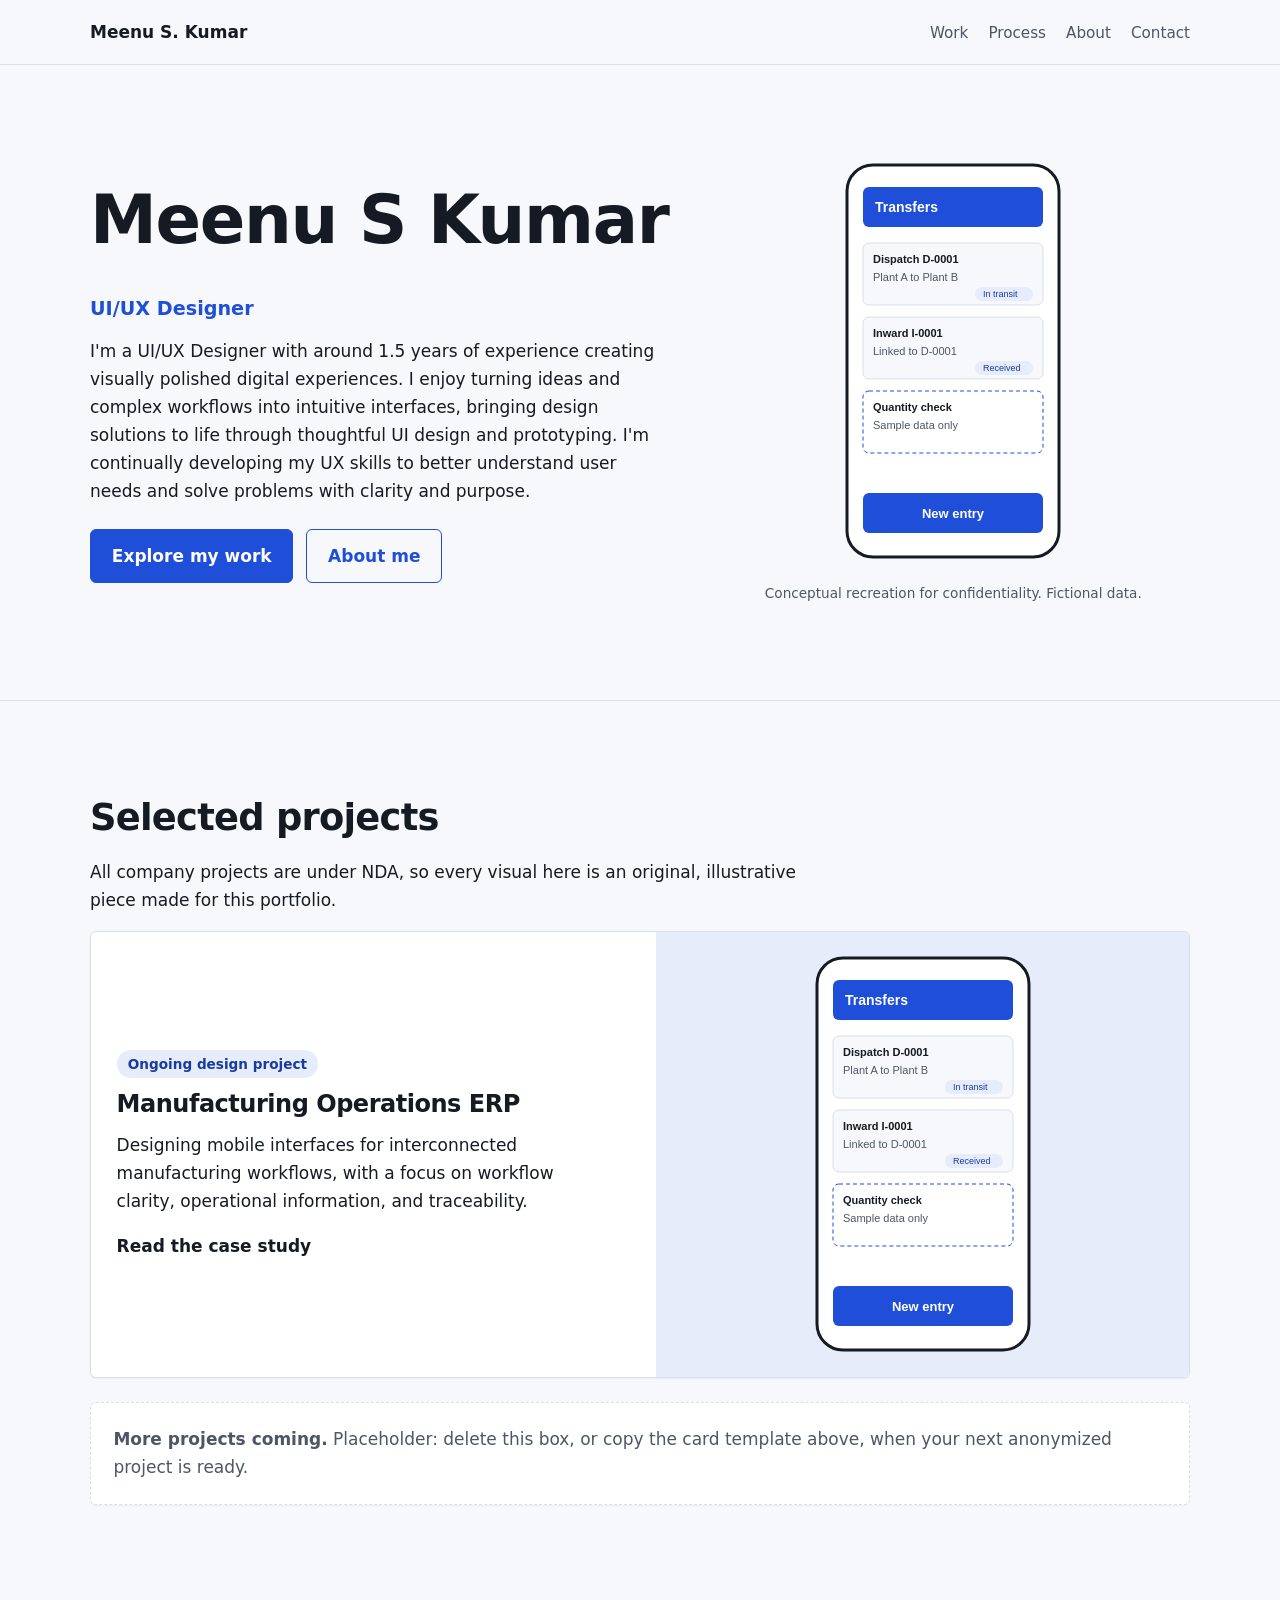
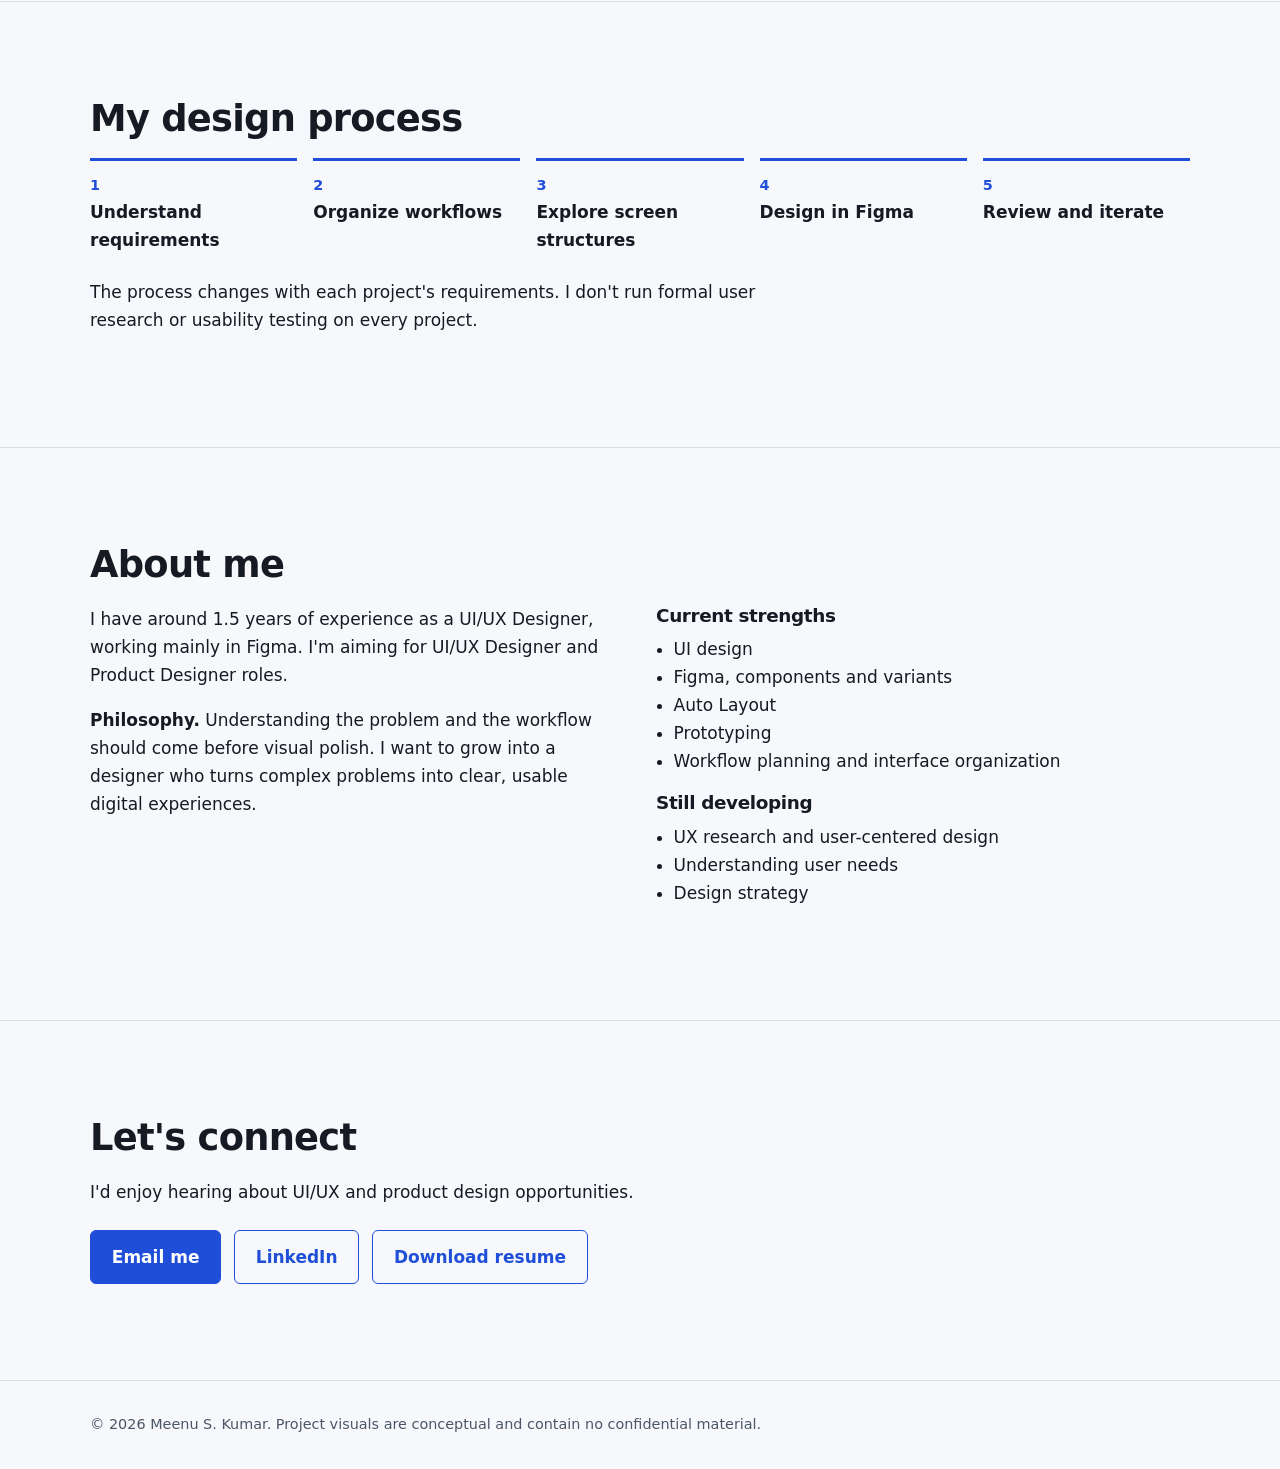
<file: index.html>
<!doctype html>
<html lang="en"><head><meta charset="utf-8"><meta name="viewport" content="width=device-width,initial-scale=1">
<title>Meenu S Kumar | UI/UX Designer</title>
<meta name="description" content="Portfolio of Meenu S Kumar, a UI/UX Designer with around 1.5 years of experience designing clear, usable interfaces in Figma.">
<link rel="icon" href="favicon.svg" type="image/svg+xml"><link rel="stylesheet" href="css/styles.css"></head>
<body>
<header class="site"><div class="wrap"><a class="brand" href="#top">Meenu S. Kumar</a>
<nav aria-label="Main"><ul><li><a href="#work">Work</a></li><li><a href="#process">Process</a></li><li><a href="#about">About</a></li><li><a href="#contact">Contact</a></li></ul></nav></div></header>
<main id="top">
<div class="wrap"><div class="hero" style="padding:clamp(3rem,8vw,6rem) 0">
<div><h1>Meenu S Kumar</h1><p class="role">UI/UX Designer</p>
<p>I'm a UI/UX Designer with around 1.5 years of experience creating visually polished digital experiences. I enjoy turning ideas and complex workflows into intuitive interfaces, bringing design solutions to life through thoughtful UI design and prototyping. I'm continually developing my UX skills to better understand user needs and solve problems with clarity and purpose.</p>
<div class="row"><a class="btn" href="#work">Explore my work</a><a class="btn alt" href="#about">About me</a></div></div>
<!-- OPTIONAL PORTRAIT: add <img src="assets/portrait.jpg" alt="Portrait of Meenu S. Kumar"> here if you wish. -->
<div style="text-align:center"><svg viewBox="0 0 220 400" width="220" role="img" aria-label="Conceptual mobile screen showing a list of linked entries with status labels"><rect x="4" y="4" width="212" height="392" rx="26" fill="#fff" stroke="#161a22" stroke-width="3"/><rect x="20" y="26" width="180" height="40" rx="6" fill="#1f4fd8"/><text x="32" y="51" font-size="14" fill="#fff" font-family="Arial" font-weight="700">Transfers</text><g font-family="Arial" font-size="11"><rect x="20" y="82" width="180" height="62" rx="6" fill="#f6f8fb" stroke="#d9dfe8"/><text x="30" y="102" fill="#161a22" font-weight="700">Dispatch D-0001</text><text x="30" y="120" fill="#4d5666">Plant A to Plant B</text><rect x="132" y="126" width="58" height="14" rx="7" fill="#e6ecfa"/><text x="140" y="136" font-size="9" fill="#173ba3">In transit</text><rect x="20" y="156" width="180" height="62" rx="6" fill="#f6f8fb" stroke="#d9dfe8"/><text x="30" y="176" fill="#161a22" font-weight="700">Inward I-0001</text><text x="30" y="194" fill="#4d5666">Linked to D-0001</text><rect x="132" y="200" width="58" height="14" rx="7" fill="#e6ecfa"/><text x="140" y="210" font-size="9" fill="#173ba3">Received</text><rect x="20" y="230" width="180" height="62" rx="6" fill="#fff" stroke="#1f4fd8" stroke-dasharray="4 3"/><text x="30" y="250" fill="#161a22" font-weight="700">Quantity check</text><text x="30" y="268" fill="#4d5666">Sample data only</text></g><rect x="20" y="332" width="180" height="40" rx="6" fill="#1f4fd8"/><text x="110" y="357" font-size="13" fill="#fff" font-family="Arial" text-anchor="middle" font-weight="700">New entry</text></svg><p style="font-size:.85rem;color:var(--mute);margin:.8rem auto 0">Conceptual recreation for confidentiality. Fictional data.</p></div>
</div></div>

<section id="work"><div class="wrap reveal"><h2>Selected projects</h2>
<p>All company projects are under NDA, so every visual here is an original, illustrative piece made for this portfolio.</p>
<!-- PROJECT CARD TEMPLATE: copy this whole <a> block, change the text, link and visual. -->
<a class="card project" href="case-study-manufacturing-erp.html"><div><span class="tag">Ongoing design project</span><h3 style="margin-top:.8rem;font-size:1.5rem">Manufacturing Operations ERP</h3>
<p>Designing mobile interfaces for interconnected manufacturing workflows, with a focus on workflow clarity, operational information, and traceability.</p><strong>Read the case study</strong></div>
<div class="vis"><svg viewBox="0 0 220 400" width="220" role="img" aria-label="Conceptual mobile screen showing a list of linked entries with status labels"><rect x="4" y="4" width="212" height="392" rx="26" fill="#fff" stroke="#161a22" stroke-width="3"/><rect x="20" y="26" width="180" height="40" rx="6" fill="#1f4fd8"/><text x="32" y="51" font-size="14" fill="#fff" font-family="Arial" font-weight="700">Transfers</text><g font-family="Arial" font-size="11"><rect x="20" y="82" width="180" height="62" rx="6" fill="#f6f8fb" stroke="#d9dfe8"/><text x="30" y="102" fill="#161a22" font-weight="700">Dispatch D-0001</text><text x="30" y="120" fill="#4d5666">Plant A to Plant B</text><rect x="132" y="126" width="58" height="14" rx="7" fill="#e6ecfa"/><text x="140" y="136" font-size="9" fill="#173ba3">In transit</text><rect x="20" y="156" width="180" height="62" rx="6" fill="#f6f8fb" stroke="#d9dfe8"/><text x="30" y="176" fill="#161a22" font-weight="700">Inward I-0001</text><text x="30" y="194" fill="#4d5666">Linked to D-0001</text><rect x="132" y="200" width="58" height="14" rx="7" fill="#e6ecfa"/><text x="140" y="210" font-size="9" fill="#173ba3">Received</text><rect x="20" y="230" width="180" height="62" rx="6" fill="#fff" stroke="#1f4fd8" stroke-dasharray="4 3"/><text x="30" y="250" fill="#161a22" font-weight="700">Quantity check</text><text x="30" y="268" fill="#4d5666">Sample data only</text></g><rect x="20" y="332" width="180" height="40" rx="6" fill="#1f4fd8"/><text x="110" y="357" font-size="13" fill="#fff" font-family="Arial" text-anchor="middle" font-weight="700">New entry</text></svg></div></a>
<!-- END TEMPLATE -->
<div class="card ph"><strong>More projects coming.</strong> Placeholder: delete this box, or copy the card template above, when your next anonymized project is ready.</div></div></section>

<section id="process"><div class="wrap reveal"><h2>My design process</h2>
<ol class="steps"><li>Understand requirements</li><li>Organize workflows</li><li>Explore screen structures</li><li>Design in Figma</li><li>Review and iterate</li></ol>
<p style="margin-top:1.5rem">The process changes with each project's requirements. I don't run formal user research or usability testing on every project.</p></div></section>

<section id="about"><div class="wrap reveal"><h2>About me</h2><div class="cols"><div>
<p>I have around 1.5 years of experience as a UI/UX Designer, working mainly in Figma. I'm aiming for UI/UX Designer and Product Designer roles.</p>
<p><strong>Philosophy.</strong> Understanding the problem and the workflow should come before visual polish. I want to grow into a designer who turns complex problems into clear, usable digital experiences.</p></div>
<div><h3>Current strengths</h3><ul class="plain"><li>UI design</li><li>Figma, components and variants</li><li>Auto Layout</li><li>Prototyping</li><li>Workflow planning and interface organization</li></ul>
<h3>Still developing</h3><ul class="plain"><li>UX research and user-centered design</li><li>Understanding user needs</li><li>Design strategy</li></ul></div></div></div></section>

<section id="contact"><div class="wrap reveal"><h2>Let's connect</h2><p>I'd enjoy hearing about UI/UX and product design opportunities.</p>
<div class="row">
<!-- PLACEHOLDERS: replace the three links below. See README. -->
<a class="btn" href="mailto:YOUR_EMAIL@example.com">Email me</a>
<a class="btn alt" href="https://www.linkedin.com/in/YOUR-LINKEDIN-HANDLE">LinkedIn</a>
<a class="btn alt" href="assets/YOUR-RESUME.pdf" download>Download resume</a></div></div></section>
</main>
<footer><div class="wrap">&copy; 2026 Meenu S. Kumar. Project visuals are conceptual and contain no confidential material.</div></footer>
<script src="js/main.js"></script></body></html>
</file>
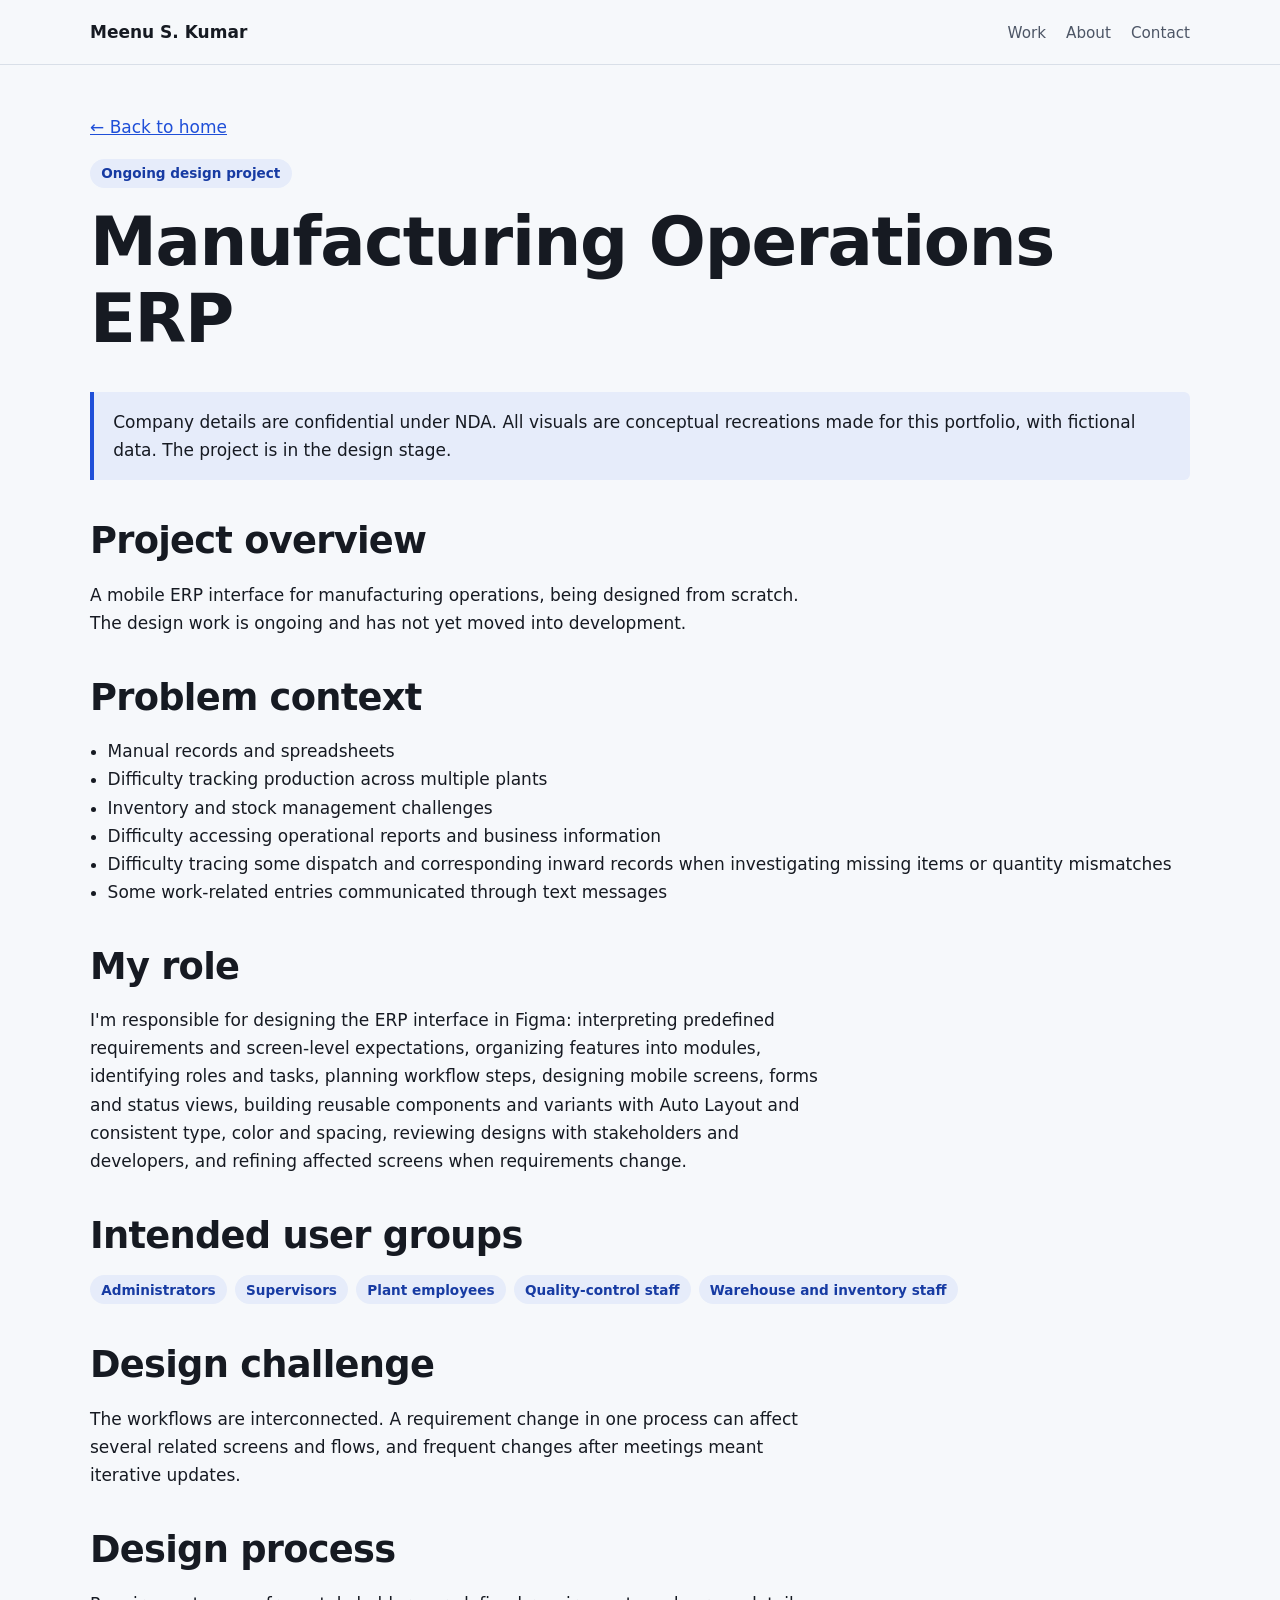
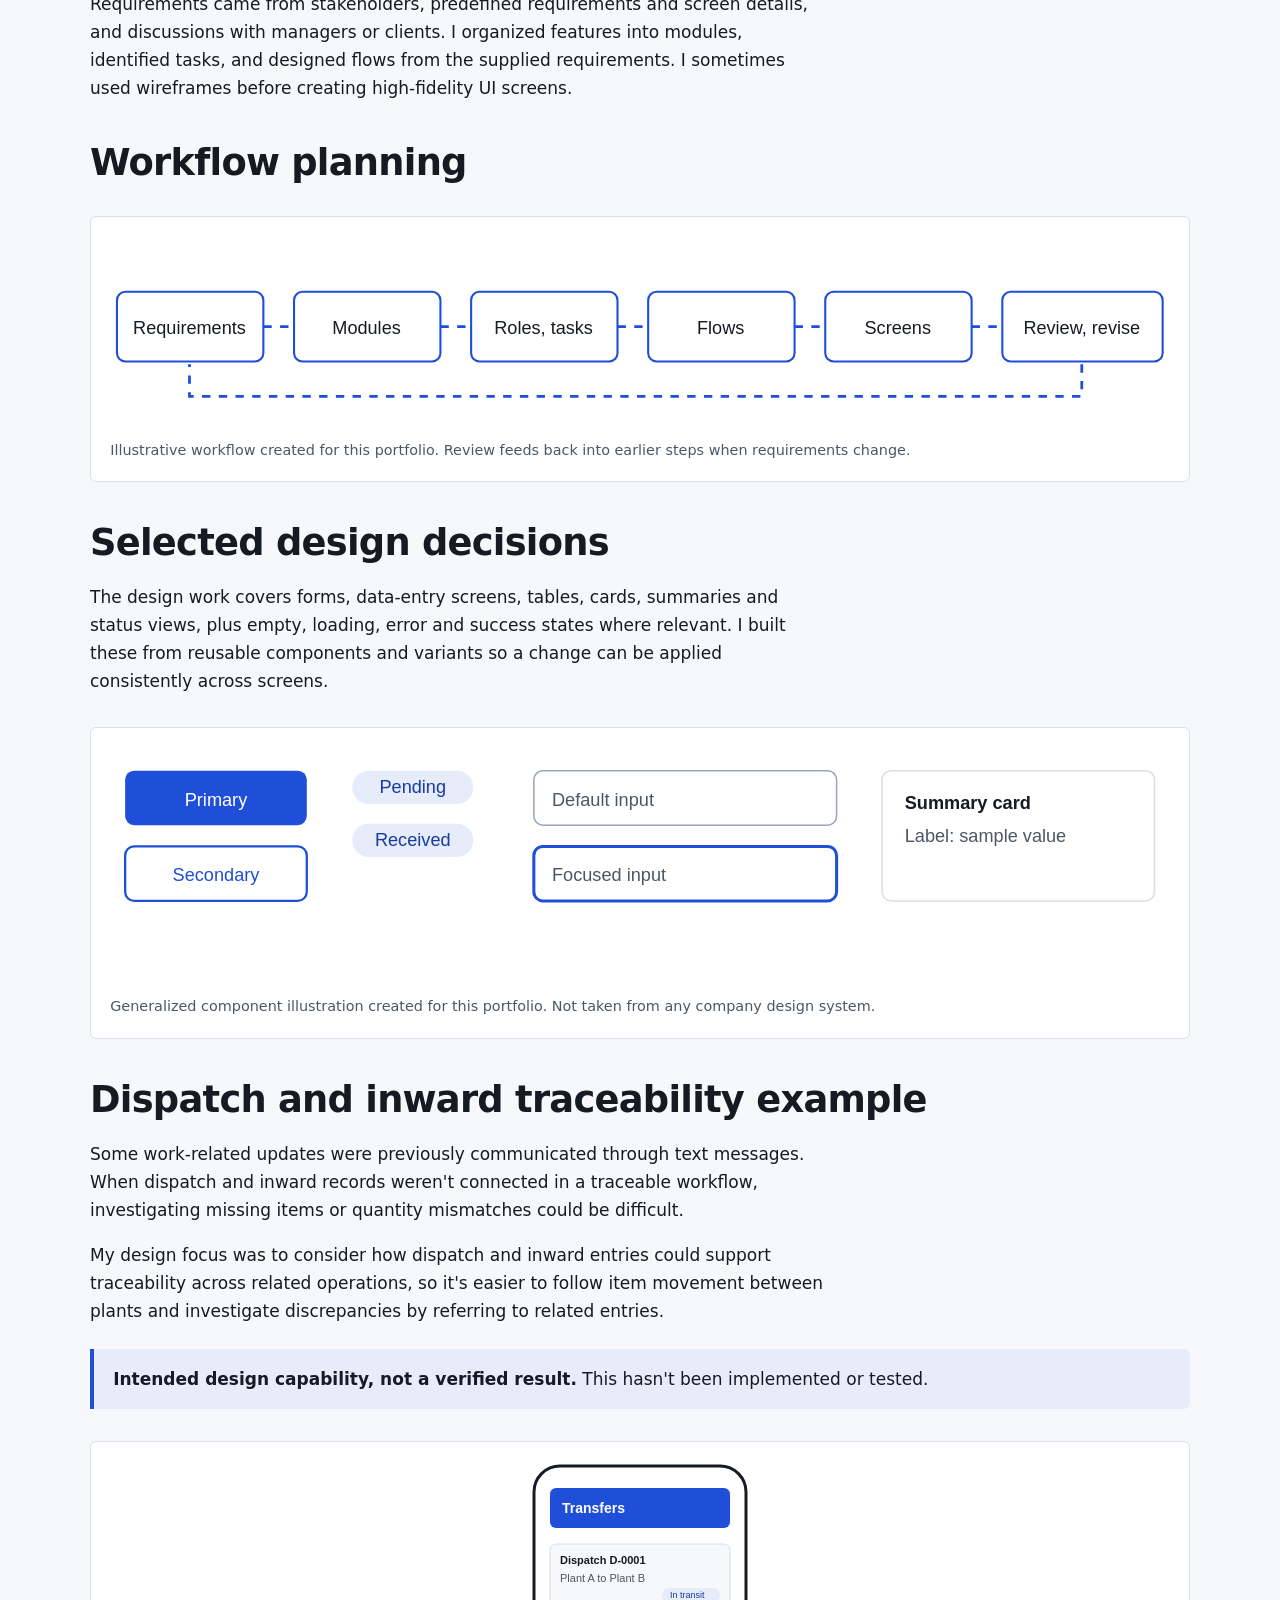
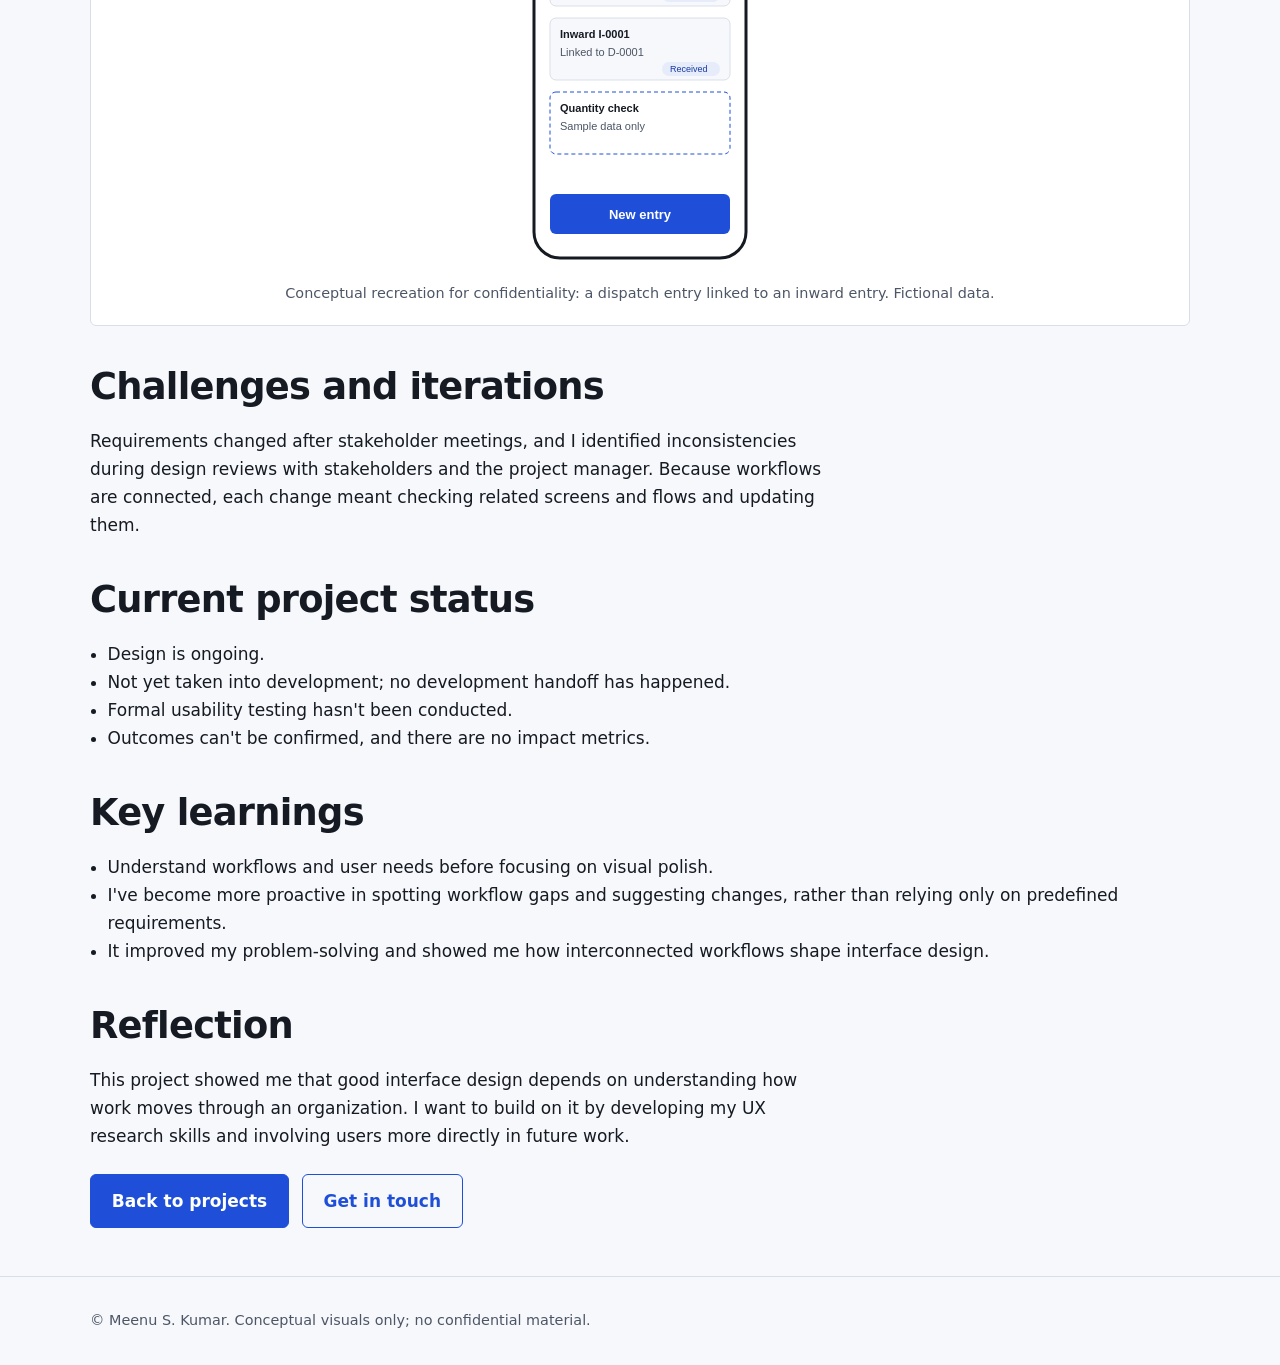
<file: case-study-manufacturing-erp.html>
<!doctype html>
<html lang="en"><head><meta charset="utf-8"><meta name="viewport" content="width=device-width,initial-scale=1">
<title>Manufacturing Operations ERP case study | Meenu S. Kumar</title>
<meta name="description" content="Ongoing design project: mobile interfaces for interconnected manufacturing workflows, focused on workflow clarity and traceability.">
<link rel="icon" href="favicon.svg" type="image/svg+xml"><link rel="stylesheet" href="css/styles.css"></head>
<body>
<header class="site"><div class="wrap"><a class="brand" href="index.html">Meenu S. Kumar</a>
<nav aria-label="Main"><ul><li><a href="index.html#work">Work</a></li><li><a href="index.html#about">About</a></li><li><a href="index.html#contact">Contact</a></li></ul></nav></div></header>
<main class="wrap"><article style="padding:3rem 0">
<p><a href="index.html">&larr; Back to home</a></p>
<span class="tag">Ongoing design project</span>
<h1 style="margin-top:1rem">Manufacturing Operations ERP</h1>
<div class="note">Company details are confidential under NDA. All visuals are conceptual recreations made for this portfolio, with fictional data. The project is in the design stage.</div>

<h2>Project overview</h2><p>A mobile ERP interface for manufacturing operations, being designed from scratch. The design work is ongoing and has not yet moved into development.</p>
<h2>Problem context</h2><ul class="plain"><li>Manual records and spreadsheets</li><li>Difficulty tracking production across multiple plants</li><li>Inventory and stock management challenges</li><li>Difficulty accessing operational reports and business information</li><li>Difficulty tracing some dispatch and corresponding inward records when investigating missing items or quantity mismatches</li><li>Some work-related entries communicated through text messages</li></ul>
<h2>My role</h2><p>I'm responsible for designing the ERP interface in Figma: interpreting predefined requirements and screen-level expectations, organizing features into modules, identifying roles and tasks, planning workflow steps, designing mobile screens, forms and status views, building reusable components and variants with Auto Layout and consistent type, color and spacing, reviewing designs with stakeholders and developers, and refining affected screens when requirements change.</p>
<h2>Intended user groups</h2><div class="chips"><span class="tag">Administrators</span><span class="tag">Supervisors</span><span class="tag">Plant employees</span><span class="tag">Quality-control staff</span><span class="tag">Warehouse and inventory staff</span></div>
<h2>Design challenge</h2><p>The workflows are interconnected. A requirement change in one process can affect several related screens and flows, and frequent changes after meetings meant iterative updates.</p>
<h2>Design process</h2><p>Requirements came from stakeholders, predefined requirements and screen details, and discussions with managers or clients. I organized features into modules, identified tasks, and designed flows from the supplied requirements. I sometimes used wireframes before creating high-fidelity UI screens.</p>
<h2>Workflow planning</h2>
<figure><svg viewBox="0 0 760 130" role="img" aria-label="Workflow: requirements, modules, roles and tasks, flows, screens, review"><g font-family="Arial" font-size="13" text-anchor="middle"><g fill="#fff" stroke="#1f4fd8" stroke-width="1.5"><rect x="5" y="40" width="105" height="50" rx="6"/><rect x="132" y="40" width="105" height="50" rx="6"/><rect x="259" y="40" width="105" height="50" rx="6"/><rect x="386" y="40" width="105" height="50" rx="6"/><rect x="513" y="40" width="105" height="50" rx="6"/><rect x="640" y="40" width="115" height="50" rx="6"/></g><g fill="#161a22"><text x="57" y="70">Requirements</text><text x="184" y="70">Modules</text><text x="311" y="70">Roles, tasks</text><text x="438" y="70">Flows</text><text x="565" y="70">Screens</text><text x="697" y="70">Review, revise</text></g></g><g class="flow" stroke="#1f4fd8" stroke-width="2" fill="none"><path d="M110 65H132M237 65H259M364 65H386M491 65H513M618 65H640"/><path d="M697 92V115H57V92"/></g></svg><figcaption>Illustrative workflow created for this portfolio. Review feeds back into earlier steps when requirements change.</figcaption></figure>
<h2>Selected design decisions</h2>
<p>The design work covers forms, data-entry screens, tables, cards, summaries and status views, plus empty, loading, error and success states where relevant. I built these from reusable components and variants so a change can be applied consistently across screens.</p>
<figure><svg viewBox="0 0 700 150" role="img" aria-label="Component illustration: button variants, status tags, input field states"><g font-family="Arial" font-size="12"><rect x="10" y="15" width="120" height="36" rx="6" fill="#1f4fd8"/><text x="70" y="38" fill="#fff" text-anchor="middle">Primary</text><rect x="10" y="65" width="120" height="36" rx="6" fill="none" stroke="#1f4fd8" stroke-width="1.5"/><text x="70" y="88" fill="#1f4fd8" text-anchor="middle">Secondary</text><rect x="160" y="15" width="80" height="22" rx="11" fill="#e6ecfa"/><text x="200" y="30" fill="#173ba3" text-anchor="middle">Pending</text><rect x="160" y="50" width="80" height="22" rx="11" fill="#e6ecfa"/><text x="200" y="65" fill="#173ba3" text-anchor="middle">Received</text><rect x="280" y="15" width="200" height="36" rx="6" fill="#fff" stroke="#9aa5b8"/><text x="292" y="38" fill="#4d5666">Default input</text><rect x="280" y="65" width="200" height="36" rx="6" fill="#fff" stroke="#1f4fd8" stroke-width="2"/><text x="292" y="88" fill="#4d5666">Focused input</text><rect x="510" y="15" width="180" height="86" rx="6" fill="#fff" stroke="#d9dfe8"/><text x="525" y="40" font-weight="700" fill="#161a22">Summary card</text><text x="525" y="62" fill="#4d5666">Label: sample value</text></g></svg><figcaption>Generalized component illustration created for this portfolio. Not taken from any company design system.</figcaption></figure>
<h2>Dispatch and inward traceability example</h2>
<p>Some work-related updates were previously communicated through text messages. When dispatch and inward records weren't connected in a traceable workflow, investigating missing items or quantity mismatches could be difficult.</p>
<p>My design focus was to consider how dispatch and inward entries could support traceability across related operations, so it's easier to follow item movement between plants and investigate discrepancies by referring to related entries.</p>
<div class="note"><strong>Intended design capability, not a verified result.</strong> This hasn't been implemented or tested.</div>
<figure style="text-align:center"><svg viewBox="0 0 220 400" width="220" role="img" aria-label="Conceptual mobile screen showing a list of linked entries with status labels"><rect x="4" y="4" width="212" height="392" rx="26" fill="#fff" stroke="#161a22" stroke-width="3"/><rect x="20" y="26" width="180" height="40" rx="6" fill="#1f4fd8"/><text x="32" y="51" font-size="14" fill="#fff" font-family="Arial" font-weight="700">Transfers</text><g font-family="Arial" font-size="11"><rect x="20" y="82" width="180" height="62" rx="6" fill="#f6f8fb" stroke="#d9dfe8"/><text x="30" y="102" fill="#161a22" font-weight="700">Dispatch D-0001</text><text x="30" y="120" fill="#4d5666">Plant A to Plant B</text><rect x="132" y="126" width="58" height="14" rx="7" fill="#e6ecfa"/><text x="140" y="136" font-size="9" fill="#173ba3">In transit</text><rect x="20" y="156" width="180" height="62" rx="6" fill="#f6f8fb" stroke="#d9dfe8"/><text x="30" y="176" fill="#161a22" font-weight="700">Inward I-0001</text><text x="30" y="194" fill="#4d5666">Linked to D-0001</text><rect x="132" y="200" width="58" height="14" rx="7" fill="#e6ecfa"/><text x="140" y="210" font-size="9" fill="#173ba3">Received</text><rect x="20" y="230" width="180" height="62" rx="6" fill="#fff" stroke="#1f4fd8" stroke-dasharray="4 3"/><text x="30" y="250" fill="#161a22" font-weight="700">Quantity check</text><text x="30" y="268" fill="#4d5666">Sample data only</text></g><rect x="20" y="332" width="180" height="40" rx="6" fill="#1f4fd8"/><text x="110" y="357" font-size="13" fill="#fff" font-family="Arial" text-anchor="middle" font-weight="700">New entry</text></svg><figcaption>Conceptual recreation for confidentiality: a dispatch entry linked to an inward entry. Fictional data.</figcaption></figure>
<h2>Challenges and iterations</h2><p>Requirements changed after stakeholder meetings, and I identified inconsistencies during design reviews with stakeholders and the project manager. Because workflows are connected, each change meant checking related screens and flows and updating them.</p>
<h2>Current project status</h2><ul class="plain"><li>Design is ongoing.</li><li>Not yet taken into development; no development handoff has happened.</li><li>Formal usability testing hasn't been conducted.</li><li>Outcomes can't be confirmed, and there are no impact metrics.</li></ul>
<h2>Key learnings</h2><ul class="plain"><li>Understand workflows and user needs before focusing on visual polish.</li><li>I've become more proactive in spotting workflow gaps and suggesting changes, rather than relying only on predefined requirements.</li><li>It improved my problem-solving and showed me how interconnected workflows shape interface design.</li></ul>
<h2>Reflection</h2><p>This project showed me that good interface design depends on understanding how work moves through an organization. I want to build on it by developing my UX research skills and involving users more directly in future work.</p>
<div class="row"><a class="btn" href="index.html#work">Back to projects</a><a class="btn alt" href="index.html#contact">Get in touch</a></div>
</article></main>
<footer><div class="wrap">&copy; Meenu S. Kumar. Conceptual visuals only; no confidential material.</div></footer>
</body></html>
</file>
<file: css/styles.css>
:root{--bg:#f6f8fb;--ink:#161a22;--mute:#4d5666;--line:#d9dfe8;--blue:#1f4fd8;--blue-d:#173ba3;--soft:#e6ecfa;--card:#fff}
*{box-sizing:border-box}html{scroll-behavior:smooth;scroll-padding-top:72px}
body{margin:0;font:17px/1.65 "Inter","Segoe UI",system-ui,sans-serif;color:var(--ink);background:var(--bg)}
h1,h2,h3{line-height:1.15;letter-spacing:-.02em;margin:0 0 .5em}
h1{font-size:clamp(2.4rem,6vw,4.2rem)}h2{font-size:clamp(1.6rem,3.5vw,2.3rem)}h3{font-size:1.15rem}
p{margin:0 0 1em;max-width:68ch}a{color:var(--blue)}
:focus-visible{outline:3px solid var(--blue);outline-offset:3px;border-radius:4px}
.wrap{width:min(1100px,92%);margin:auto}section{padding:clamp(3rem,8vw,6rem) 0;border-top:1px solid var(--line)}
header.site{position:sticky;top:0;background:rgba(246,248,251,.94);backdrop-filter:blur(6px);border-bottom:1px solid var(--line);z-index:5}
header .wrap{display:flex;justify-content:space-between;align-items:center;min-height:64px;gap:1rem;flex-wrap:wrap}
.brand{font-weight:700;text-decoration:none;color:var(--ink)}
nav ul{display:flex;gap:1.25rem;list-style:none;margin:0;padding:0;flex-wrap:wrap}
nav a{color:var(--mute);text-decoration:none;font-size:.95rem}nav a:hover{color:var(--blue)}
.btn{display:inline-block;padding:.75rem 1.3rem;border-radius:6px;border:1.5px solid var(--blue);background:var(--blue);color:#fff;text-decoration:none;font-weight:600;transition:background .2s,transform .2s}
.btn:hover{background:var(--blue-d);transform:translateY(-1px)}.btn.alt{background:transparent;color:var(--blue)}.btn.alt:hover{background:var(--soft)}
.row{display:flex;gap:.8rem;flex-wrap:wrap;margin-top:1.5rem}
.hero{display:grid;grid-template-columns:1.1fr .9fr;gap:3rem;align-items:center}
.role{color:var(--blue);font-weight:600;font-size:1.2rem;margin-bottom:.8rem}
.card{background:var(--card);border:1px solid var(--line);border-radius:6px;padding:1.4rem;box-shadow:0 1px 2px rgba(22,26,34,.05)}
.project{display:grid;grid-template-columns:1fr 1fr;gap:2rem;align-items:center;padding:0;overflow:hidden;text-decoration:none;color:inherit;transition:box-shadow .25s}
.project:hover{box-shadow:0 8px 24px rgba(31,79,216,.12)}.project>div{padding:1.6rem}.project .vis{background:var(--soft);padding:1.4rem;display:flex;justify-content:center}
.tag{display:inline-block;font-size:.85rem;background:var(--soft);color:var(--blue-d);padding:.2rem .7rem;border-radius:99px;font-weight:600}
.ph{border-style:dashed;color:var(--mute);margin-top:1.5rem}
.steps{list-style:none;padding:0;margin:0;display:grid;grid-template-columns:repeat(5,1fr);gap:1rem;counter-reset:s}
.steps li{counter-increment:s;border-top:3px solid var(--blue);padding-top:.8rem;font-weight:600}
.steps li::before{content:counter(s);display:block;color:var(--blue);font-size:.9rem}
.cols{display:grid;grid-template-columns:1fr 1fr;gap:2rem}ul.plain{padding-left:1.1rem;margin:0 0 1em}
figure{margin:2rem 0;background:var(--card);border:1px solid var(--line);border-radius:6px;padding:1.2rem}figcaption{font-size:.9rem;color:var(--mute);margin-top:.8rem}
figure svg{max-width:100%;height:auto}
.note{border-left:4px solid var(--blue);background:var(--soft);padding:1rem 1.2rem;border-radius:0 6px 6px 0;margin:1.5rem 0}
article h2{margin-top:2.5rem}.chips{display:flex;gap:.5rem;flex-wrap:wrap;margin:1rem 0}
footer{padding:2rem 0;border-top:1px solid var(--line);color:var(--mute);font-size:.9rem}
.js .reveal{opacity:0;transform:translateY(12px);transition:opacity .6s,transform .6s}.js .reveal.in{opacity:1;transform:none}
.flow{stroke-dasharray:6 6;animation:dash 2.5s linear 2}@keyframes dash{to{stroke-dashoffset:-48}}
@media(max-width:800px){.hero,.project,.cols{grid-template-columns:1fr}.steps{grid-template-columns:1fr}.steps li{border-top:0;border-left:3px solid var(--blue);padding:0 0 0 .8rem}}
@media(prefers-reduced-motion:reduce){html{scroll-behavior:auto}*{animation:none!important;transition:none!important}.js .reveal{opacity:1;transform:none}}
</file>
